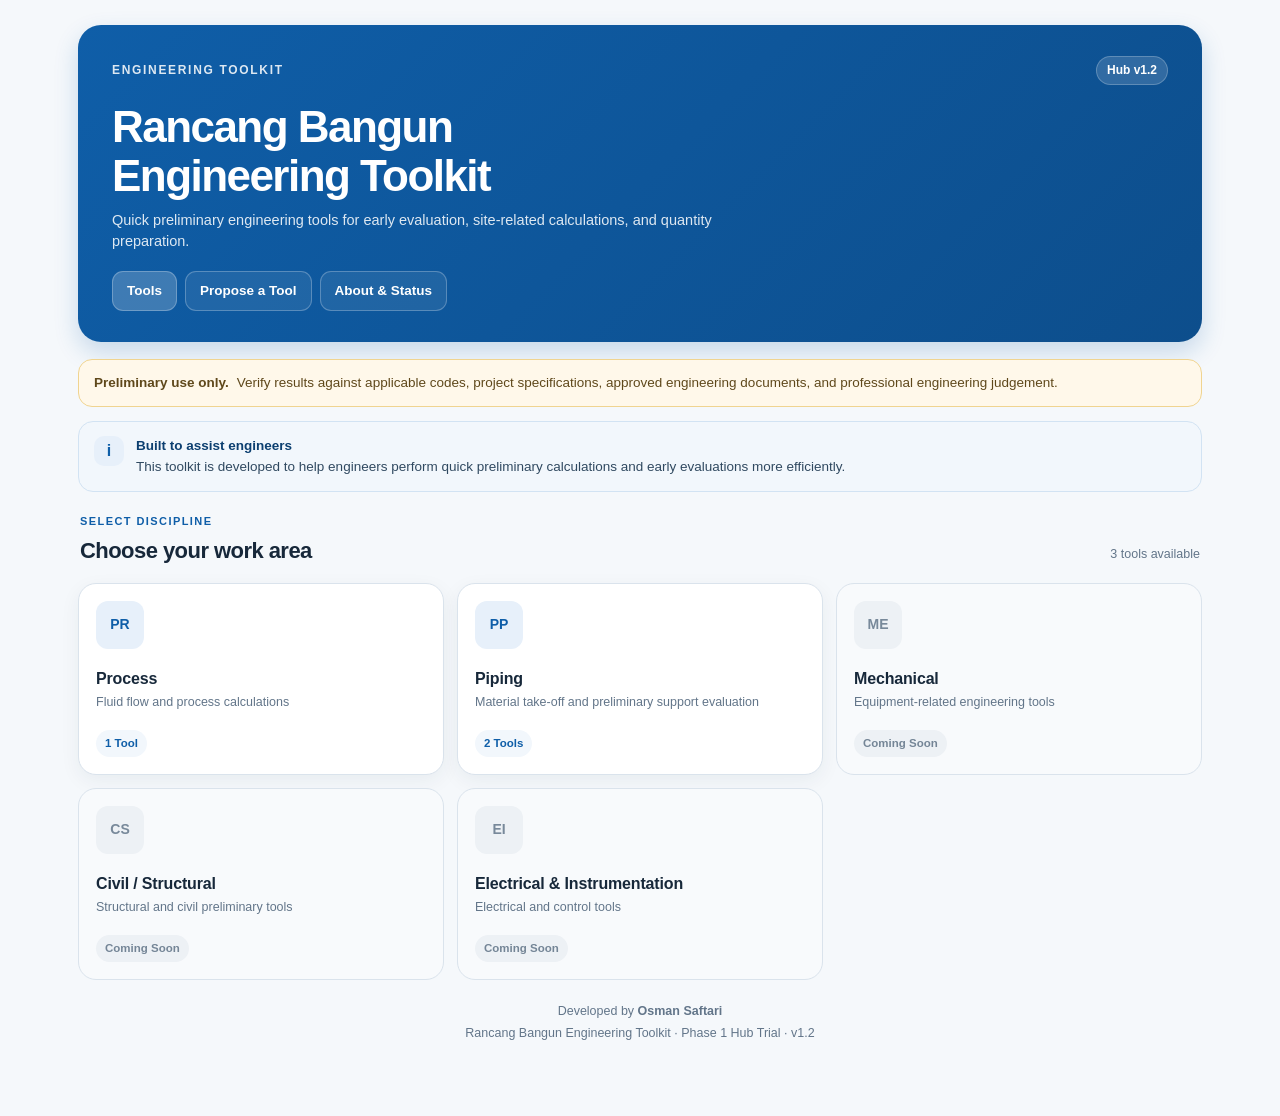
<file: index.html>
<!DOCTYPE html>
<html lang="en">
<head>
  <meta charset="UTF-8">
  <meta name="viewport" content="width=device-width, initial-scale=1.0, viewport-fit=cover">
  <meta name="theme-color" content="#0f5ea8">
  <meta name="description" content="Rancang Bangun Engineering Toolkit — quick preliminary engineering tools for engineers.">
  <title>Rancang Bangun Engineering Toolkit</title>
  <link rel="manifest" href="./manifest.webmanifest">
  <link rel="icon" href="./icons/icon-192.png">
  <link rel="apple-touch-icon" href="./icons/icon-192.png">
  <link rel="stylesheet" href="./assets/css/styles.css?v=1.2.0">
</head>
<body>
  <main class="app-shell">
    <header class="hero" aria-label="Application header">
      <div class="hero-top">
        <span class="eyebrow">ENGINEERING TOOLKIT</span>
        <span class="badge">Hub v1.2</span>
      </div>
      <div>
        <h1>Rancang Bangun<br>Engineering Toolkit</h1>
        <p class="hero-subtitle">Quick preliminary engineering tools for early evaluation, site-related calculations, and quantity preparation.</p>
      </div>
      <nav class="top-nav" aria-label="Application navigation">
        <a class="nav-link active" href="./index.html" aria-current="page">Tools</a>
        <a class="nav-link" href="./propose.html">Propose a Tool</a>
        <a class="nav-link" href="./about.html">About &amp; Status</a>
      </nav>
    </header>

    <section class="notice" aria-label="Usage limitation">
      <strong>Preliminary use only.</strong>
      <span>Verify results against applicable codes, project specifications, approved engineering documents, and professional engineering judgement.</span>
    </section>

    <section class="developer-message" aria-label="Developer message">
      <span class="message-mark" aria-hidden="true">i</span>
      <div>
        <strong>Built to assist engineers</strong>
        <p>This toolkit is developed to help engineers perform quick preliminary calculations and early evaluations more efficiently.</p>
      </div>
    </section>

    <section class="view active" id="disciplines-view" aria-labelledby="disciplines-title">
      <div class="section-heading">
        <div>
          <p class="step">SELECT DISCIPLINE</p>
          <h2 id="disciplines-title">Choose your work area</h2>
        </div>
        <span class="available-count">3 tools available</span>
      </div>

      <div class="discipline-grid">
        <button class="discipline-card available" data-open-discipline="process" type="button">
          <span class="discipline-icon">PR</span>
          <span class="discipline-body">
            <strong>Process</strong>
            <span>Fluid flow and process calculations</span>
          </span>
          <span class="tool-chip">1 Tool</span>
        </button>

        <button class="discipline-card available" data-open-discipline="piping" type="button">
          <span class="discipline-icon">PP</span>
          <span class="discipline-body">
            <strong>Piping</strong>
            <span>Material take-off and preliminary support evaluation</span>
          </span>
          <span class="tool-chip">2 Tools</span>
        </button>

        <article class="discipline-card disabled" aria-label="Mechanical tools coming soon">
          <span class="discipline-icon muted">ME</span>
          <span class="discipline-body">
            <strong>Mechanical</strong>
            <span>Equipment-related engineering tools</span>
          </span>
          <span class="tool-chip muted">Coming Soon</span>
        </article>

        <article class="discipline-card disabled" aria-label="Civil and structural tools coming soon">
          <span class="discipline-icon muted">CS</span>
          <span class="discipline-body">
            <strong>Civil / Structural</strong>
            <span>Structural and civil preliminary tools</span>
          </span>
          <span class="tool-chip muted">Coming Soon</span>
        </article>

        <article class="discipline-card disabled" aria-label="Electrical and instrumentation tools coming soon">
          <span class="discipline-icon muted">EI</span>
          <span class="discipline-body">
            <strong>Electrical &amp; Instrumentation</strong>
            <span>Electrical and control tools</span>
          </span>
          <span class="tool-chip muted">Coming Soon</span>
        </article>
      </div>
    </section>

    <section class="view" id="tools-view" aria-labelledby="tools-title">
      <button class="back-button" id="back-button" type="button" aria-label="Back to disciplines">
        <span aria-hidden="true">←</span> Back to Disciplines
      </button>
      <div class="section-heading tools-heading">
        <div>
          <p class="step" id="tools-eyebrow">DISCIPLINE</p>
          <h2 id="tools-title">Tools</h2>
          <p class="section-copy" id="tools-description"></p>
        </div>
      </div>
      <div id="tool-cards" class="tool-list" aria-live="polite"></div>
      <aside class="module-note">
        <strong>Phase 1 Hub Trial:</strong>
        Each tool currently opens its existing standalone application. Calculation logic and trial application files are not modified by this Hub.
      </aside>
    </section>

    <footer class="footer">
      <p>Developed by <strong>Osman Saftari</strong></p>
      <p>Rancang Bangun Engineering Toolkit · Phase 1 Hub Trial · v1.2</p>
    </footer>
  </main>

  <div class="install-prompt hidden" id="install-prompt" role="dialog" aria-label="Install application">
    <div>
      <strong>Install this app</strong>
      <span>One hub for engineering tools</span>
    </div>
    <button id="install-button" type="button">Install</button>
    <button class="dismiss" id="dismiss-install" type="button" aria-label="Dismiss">×</button>
  </div>

  <div class="update-toast hidden" id="update-toast" role="alert">
    <div>
      <strong>New version available</strong>
      <span>An updated version of the Toolkit Hub is ready.</span>
    </div>
    <button id="apply-update" type="button">Update now</button>
  </div>
  <div class="status-toast hidden" id="status-toast" role="status"></div>
  <script src="./assets/js/app.js?v=1.2.0" defer></script>
</body>
</html>
</file>
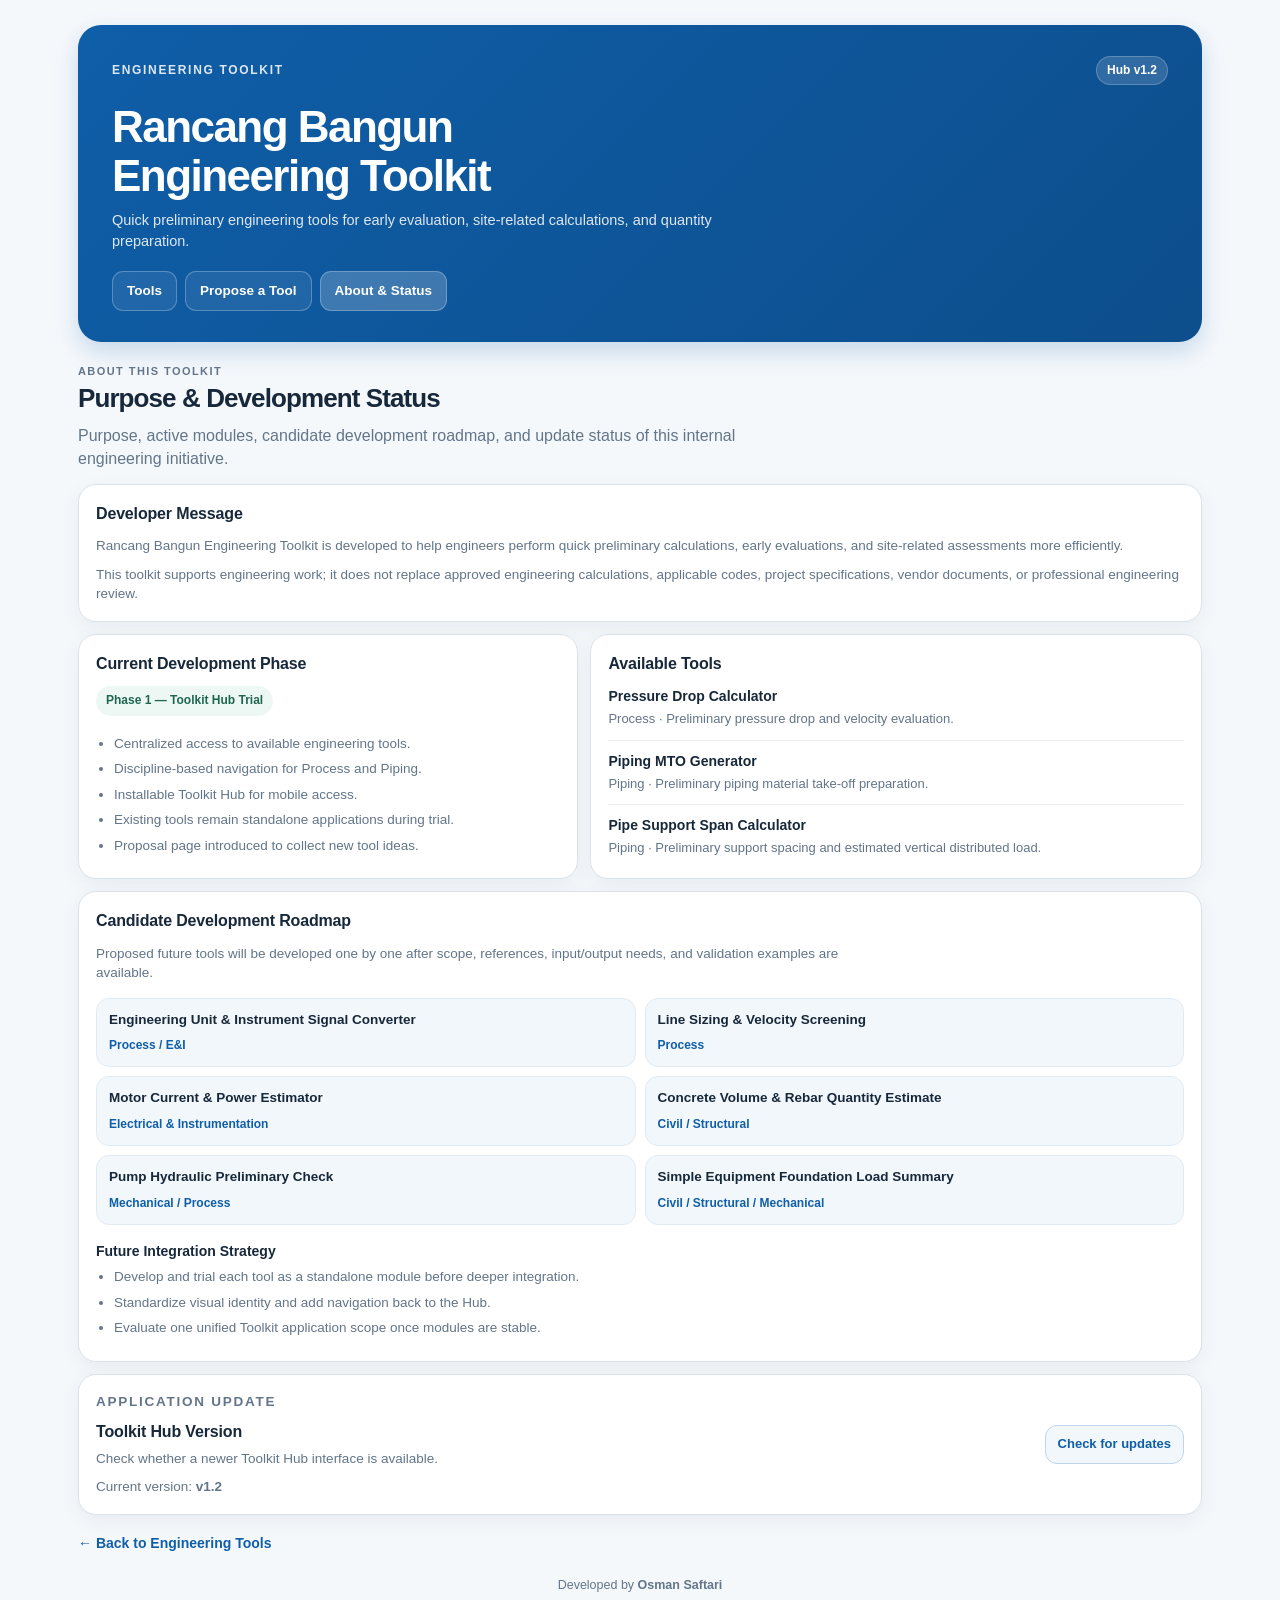
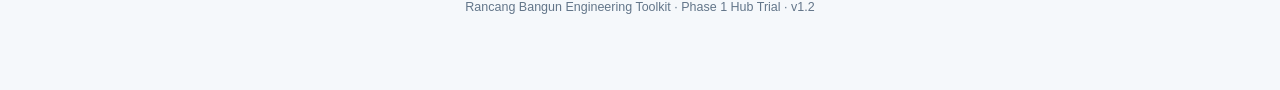
<file: about.html>
<!DOCTYPE html>
<html lang="en">
<head>
  <meta charset="UTF-8">
  <meta name="viewport" content="width=device-width, initial-scale=1.0, viewport-fit=cover">
  <meta name="theme-color" content="#0f5ea8">
  <meta name="description" content="About and development status of Rancang Bangun Engineering Toolkit.">
  <title>About & Status | Rancang Bangun Engineering Toolkit</title>
  <link rel="manifest" href="./manifest.webmanifest">
  <link rel="icon" href="./icons/icon-192.png">
  <link rel="apple-touch-icon" href="./icons/icon-192.png">
  <link rel="stylesheet" href="./assets/css/styles.css?v=1.2.0">
</head>
<body>
  <main class="app-shell">
    <header class="hero" aria-label="Application header">
      <div class="hero-top"><span class="eyebrow">ENGINEERING TOOLKIT</span><span class="badge">Hub v1.2</span></div>
      <div>
        <h1>Rancang Bangun<br>Engineering Toolkit</h1>
        <p class="hero-subtitle">Quick preliminary engineering tools for early evaluation, site-related calculations, and quantity preparation.</p>
      </div>
      <nav class="top-nav" aria-label="Application navigation">
        <a class="nav-link" href="./index.html">Tools</a>
        <a class="nav-link" href="./propose.html">Propose a Tool</a>
        <a class="nav-link active" href="./about.html" aria-current="page">About &amp; Status</a>
      </nav>
    </header>

    <div class="page-title">
      <p class="step">ABOUT THIS TOOLKIT</p>
      <h2>Purpose &amp; Development Status</h2>
      <p>Purpose, active modules, candidate development roadmap, and update status of this internal engineering initiative.</p>
    </div>

    <section class="status-layout" aria-label="Development status content">
      <article class="info-card span-all">
        <h3>Developer Message</h3>
        <p>Rancang Bangun Engineering Toolkit is developed to help engineers perform quick preliminary calculations, early evaluations, and site-related assessments more efficiently.</p>
        <p>This toolkit supports engineering work; it does not replace approved engineering calculations, applicable codes, project specifications, vendor documents, or professional engineering review.</p>
      </article>

      <article class="info-card">
        <h3>Current Development Phase</h3>
        <span class="phase-badge">Phase 1 — Toolkit Hub Trial</span>
        <ul class="status-list">
          <li>Centralized access to available engineering tools.</li>
          <li>Discipline-based navigation for Process and Piping.</li>
          <li>Installable Toolkit Hub for mobile access.</li>
          <li>Existing tools remain standalone applications during trial.</li>
          <li>Proposal page introduced to collect new tool ideas.</li>
        </ul>
      </article>

      <article class="info-card available-tools">
        <h3>Available Tools</h3>
        <div class="tool-row"><strong>Pressure Drop Calculator</strong><span>Process · Preliminary pressure drop and velocity evaluation.</span></div>
        <div class="tool-row"><strong>Piping MTO Generator</strong><span>Piping · Preliminary piping material take-off preparation.</span></div>
        <div class="tool-row"><strong>Pipe Support Span Calculator</strong><span>Piping · Preliminary support spacing and estimated vertical distributed load.</span></div>
      </article>

      <article class="info-card span-all">
        <h3>Candidate Development Roadmap</h3>
        <p class="card-intro">Proposed future tools will be developed one by one after scope, references, input/output needs, and validation examples are available.</p>
        <div class="roadmap-grid">
          <div class="roadmap-item"><strong>Engineering Unit &amp; Instrument Signal Converter</strong><span>Process / E&amp;I</span></div>
          <div class="roadmap-item"><strong>Line Sizing &amp; Velocity Screening</strong><span>Process</span></div>
          <div class="roadmap-item"><strong>Motor Current &amp; Power Estimator</strong><span>Electrical &amp; Instrumentation</span></div>
          <div class="roadmap-item"><strong>Concrete Volume &amp; Rebar Quantity Estimate</strong><span>Civil / Structural</span></div>
          <div class="roadmap-item"><strong>Pump Hydraulic Preliminary Check</strong><span>Mechanical / Process</span></div>
          <div class="roadmap-item"><strong>Simple Equipment Foundation Load Summary</strong><span>Civil / Structural / Mechanical</span></div>
        </div>
        <div class="phase-block compact">
          <strong>Future Integration Strategy</strong>
          <ul class="roadmap-list">
            <li>Develop and trial each tool as a standalone module before deeper integration.</li>
            <li>Standardize visual identity and add navigation back to the Hub.</li>
            <li>Evaluate one unified Toolkit application scope once modules are stable.</li>
          </ul>
        </div>
      </article>

      <article class="info-card span-all update-panel">
        <div>
          <p class="step">APPLICATION UPDATE</p>
          <h3>Toolkit Hub Version</h3>
          <p>Check whether a newer Toolkit Hub interface is available.</p>
          <p class="version-label">Current version: <strong>v1.2</strong></p>
        </div>
        <button class="secondary-button" id="check-update" type="button">Check for updates</button>
      </article>
    </section>

    <a class="return-link" href="./index.html">← Back to Engineering Tools</a>
    <footer class="footer"><p>Developed by <strong>Osman Saftari</strong></p><p>Rancang Bangun Engineering Toolkit · Phase 1 Hub Trial · v1.2</p></footer>
  </main>
  <div class="update-toast hidden" id="update-toast" role="alert"><div><strong>New version available</strong><span>An updated version of the Toolkit Hub is ready.</span></div><button id="apply-update" type="button">Update now</button></div>
  <div class="status-toast hidden" id="status-toast" role="status"></div>
  <script src="./assets/js/about.js?v=1.2.0" defer></script>
</body>
</html>
</file>
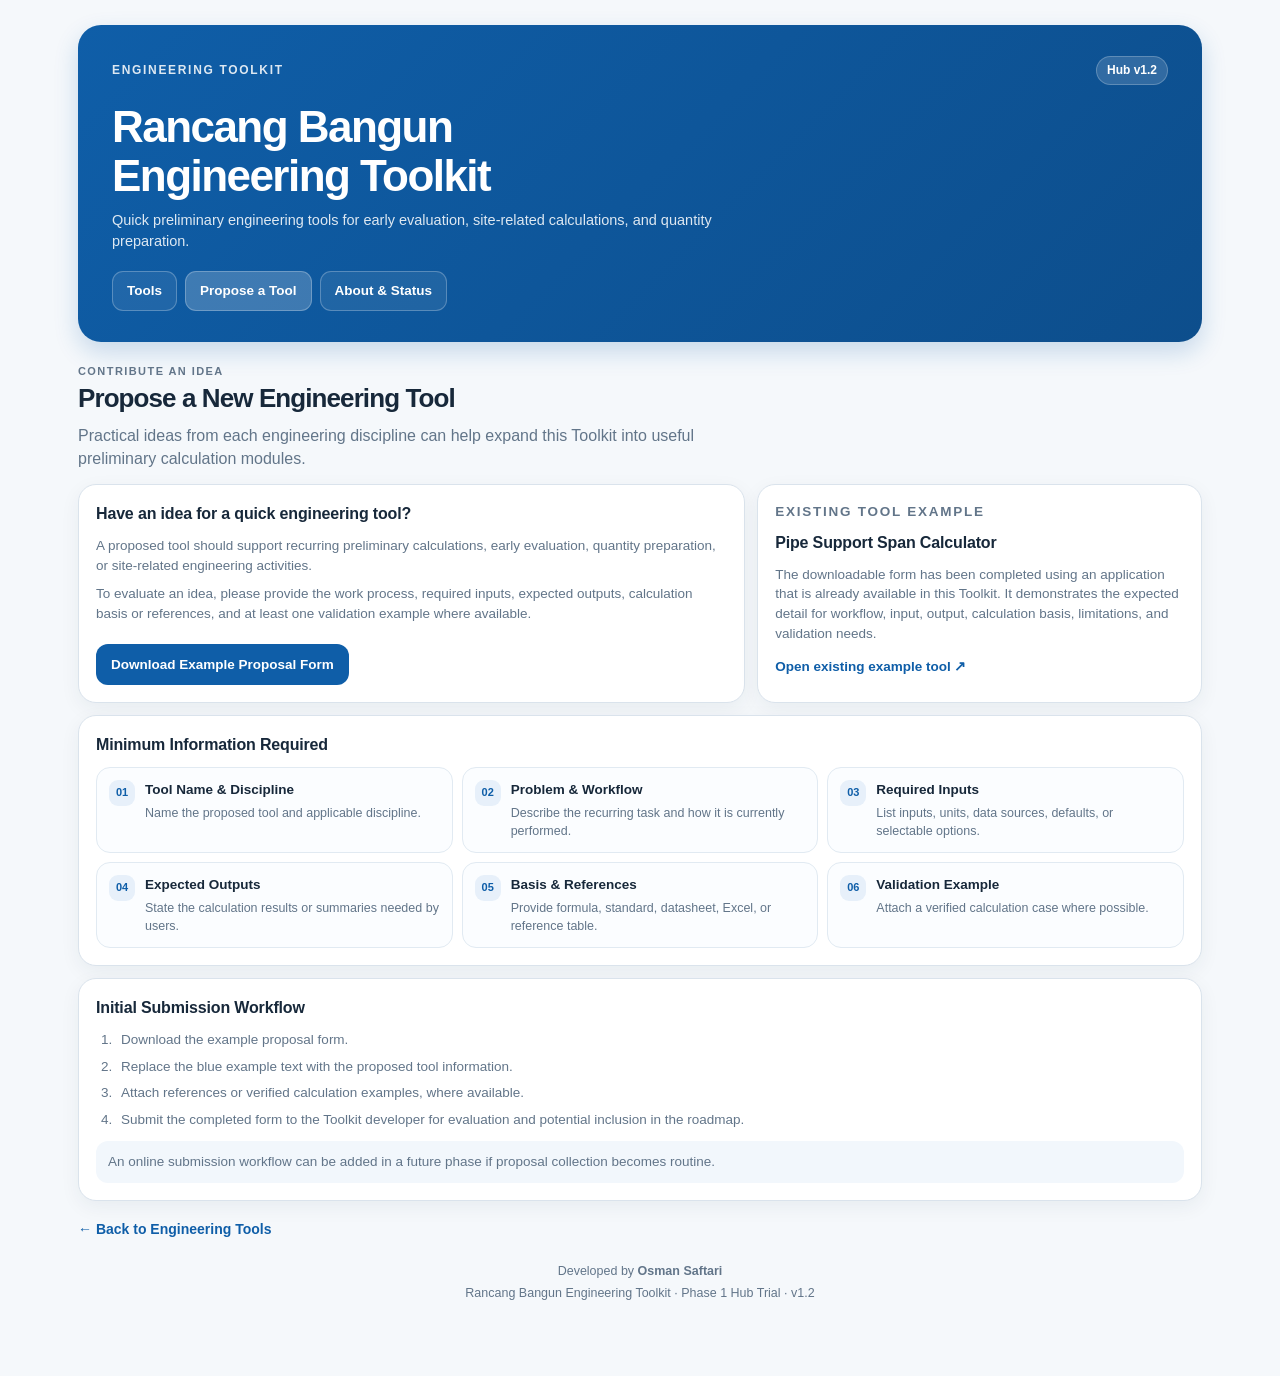
<file: propose.html>
<!DOCTYPE html>
<html lang="en">
<head>
  <meta charset="UTF-8">
  <meta name="viewport" content="width=device-width, initial-scale=1.0, viewport-fit=cover">
  <meta name="theme-color" content="#0f5ea8">
  <meta name="description" content="Propose a new engineering tool for Rancang Bangun Engineering Toolkit.">
  <title>Propose a Tool | Rancang Bangun Engineering Toolkit</title>
  <link rel="manifest" href="./manifest.webmanifest">
  <link rel="icon" href="./icons/icon-192.png">
  <link rel="apple-touch-icon" href="./icons/icon-192.png">
  <link rel="stylesheet" href="./assets/css/styles.css?v=1.2.0">
</head>
<body>
  <main class="app-shell">
    <header class="hero" aria-label="Application header">
      <div class="hero-top"><span class="eyebrow">ENGINEERING TOOLKIT</span><span class="badge">Hub v1.2</span></div>
      <div>
        <h1>Rancang Bangun<br>Engineering Toolkit</h1>
        <p class="hero-subtitle">Quick preliminary engineering tools for early evaluation, site-related calculations, and quantity preparation.</p>
      </div>
      <nav class="top-nav" aria-label="Application navigation">
        <a class="nav-link" href="./index.html">Tools</a>
        <a class="nav-link active" href="./propose.html" aria-current="page">Propose a Tool</a>
        <a class="nav-link" href="./about.html">About &amp; Status</a>
      </nav>
    </header>

    <div class="page-title">
      <p class="step">CONTRIBUTE AN IDEA</p>
      <h2>Propose a New Engineering Tool</h2>
      <p>Practical ideas from each engineering discipline can help expand this Toolkit into useful preliminary calculation modules.</p>
    </div>

    <section class="proposal-layout" aria-label="Tool proposal information">
      <article class="info-card proposal-hero">
        <h3>Have an idea for a quick engineering tool?</h3>
        <p>A proposed tool should support recurring preliminary calculations, early evaluation, quantity preparation, or site-related engineering activities.</p>
        <p>To evaluate an idea, please provide the work process, required inputs, expected outputs, calculation basis or references, and at least one validation example where available.</p>
        <a class="primary-button" href="./downloads/Form_Usulan_Pengembangan_Aplikasi_Engineering_Toolkit_Contoh_Pipe_Support_Span.docx" download>Download Example Proposal Form</a>
      </article>

      <article class="info-card example-card">
        <p class="step">EXISTING TOOL EXAMPLE</p>
        <h3>Pipe Support Span Calculator</h3>
        <p>The downloadable form has been completed using an application that is already available in this Toolkit. It demonstrates the expected detail for workflow, input, output, calculation basis, limitations, and validation needs.</p>
        <a class="inline-link" href="https://osaftari-source.github.io/Pipe-Support-Span/" target="_blank" rel="noopener noreferrer">Open existing example tool ↗</a>
      </article>

      <article class="info-card span-all">
        <h3>Minimum Information Required</h3>
        <div class="requirements-grid">
          <div class="requirement"><span>01</span><strong>Tool Name &amp; Discipline</strong><p>Name the proposed tool and applicable discipline.</p></div>
          <div class="requirement"><span>02</span><strong>Problem &amp; Workflow</strong><p>Describe the recurring task and how it is currently performed.</p></div>
          <div class="requirement"><span>03</span><strong>Required Inputs</strong><p>List inputs, units, data sources, defaults, or selectable options.</p></div>
          <div class="requirement"><span>04</span><strong>Expected Outputs</strong><p>State the calculation results or summaries needed by users.</p></div>
          <div class="requirement"><span>05</span><strong>Basis &amp; References</strong><p>Provide formula, standard, datasheet, Excel, or reference table.</p></div>
          <div class="requirement"><span>06</span><strong>Validation Example</strong><p>Attach a verified calculation case where possible.</p></div>
        </div>
      </article>

      <article class="info-card span-all submission-note">
        <h3>Initial Submission Workflow</h3>
        <ol class="numbered-list">
          <li>Download the example proposal form.</li>
          <li>Replace the blue example text with the proposed tool information.</li>
          <li>Attach references or verified calculation examples, where available.</li>
          <li>Submit the completed form to the Toolkit developer for evaluation and potential inclusion in the roadmap.</li>
        </ol>
        <p class="micro-note">An online submission workflow can be added in a future phase if proposal collection becomes routine.</p>
      </article>
    </section>
    <a class="return-link" href="./index.html">← Back to Engineering Tools</a>
    <footer class="footer"><p>Developed by <strong>Osman Saftari</strong></p><p>Rancang Bangun Engineering Toolkit · Phase 1 Hub Trial · v1.2</p></footer>
  </main>
  <script src="./assets/js/propose.js?v=1.2.0" defer></script>
</body>
</html>
</file>
<file: assets/css/styles.css>
/* Rancang Bangun Engineering Toolkit Hub v1.2 — Responsive Layout & About Status Page */
:root {
  --blue-950: #082d52;
  --blue-900: #0c3f70;
  --blue-800: #0f5ea8;
  --blue-700: #176fbe;
  --blue-100: #e7f0fa;
  --blue-050: #f2f7fc;
  --text: #17283a;
  --muted: #627589;
  --border: #dae3ec;
  --card: #ffffff;
  --canvas: #f5f8fb;
  --warning-bg: #fff8ea;
  --warning-border: #f0d490;
  --warning-text: #5f481b;
  --success-bg: #edf8f4;
  --success-text: #1f6650;
  --shadow: 0 6px 20px rgba(20, 46, 72, 0.06);
  --radius: 18px;
}
* { box-sizing: border-box; }
html { -webkit-text-size-adjust: 100%; scroll-behavior: smooth; }
body {
  margin: 0;
  min-height: 100vh;
  background: var(--canvas);
  color: var(--text);
  font-family: Inter, "Segoe UI", Roboto, Arial, sans-serif;
  line-height: 1.45;
}
button, a { font: inherit; -webkit-tap-highlight-color: transparent; }
button { cursor: pointer; }
a { color: inherit; }
.app-shell {
  max-width: 1180px;
  margin: 0 auto;
  padding: 18px 16px 106px;
}
.hero {
  padding: 22px 20px 23px;
  border-radius: 23px;
  background: linear-gradient(135deg, var(--blue-800) 0%, #0d4e8c 100%);
  color: #fff;
  box-shadow: 0 10px 25px rgba(15, 94, 168, 0.2);
}
.hero-top {
  display: flex;
  justify-content: space-between;
  gap: 10px;
  align-items: center;
  margin-bottom: 18px;
}
.eyebrow {
  font-weight: 700;
  font-size: 12px;
  letter-spacing: 0.14em;
  opacity: .86;
}
.badge {
  font-size: 12px;
  font-weight: 700;
  padding: 5px 10px;
  border-radius: 99px;
  background: rgba(255, 255, 255, .15);
  border: 1px solid rgba(255, 255, 255, .22);
}
.hero h1 {
  margin: 0 0 9px;
  font-size: clamp(29px, 7vw, 40px);
  line-height: 1.11;
  letter-spacing: -0.035em;
}
.hero-subtitle {
  max-width: 650px;
  margin: 0;
  color: rgba(255, 255, 255, .86);
  font-size: 14.5px;
}
.top-nav {
  display: flex;
  gap: 8px;
  margin-top: 19px;
}
.nav-link {
  display: inline-flex;
  min-height: 40px;
  align-items: center;
  border-radius: 11px;
  padding: 8px 14px;
  color: #fff;
  text-decoration: none;
  font-size: 13.5px;
  font-weight: 650;
  border: 1px solid rgba(255,255,255,.25);
  background: rgba(255,255,255,.08);
}
.nav-link.active, .nav-link:hover {
  background: rgba(255,255,255,.20);
}
.notice {
  display: flex;
  flex-direction: column;
  gap: 4px;
  margin: 14px 0 14px;
  padding: 13px 15px;
  border-radius: 14px;
  border: 1px solid var(--warning-border);
  background: var(--warning-bg);
  color: var(--warning-text);
  font-size: 13.5px;
}
.notice strong { font-size: 13.5px; }
.developer-message {
  display: flex;
  gap: 12px;
  margin: 0 0 22px;
  padding: 14px 15px;
  border-radius: 15px;
  border: 1px solid #d2e3f3;
  background: var(--blue-050);
  color: #304960;
}
.message-mark {
  flex: 0 0 auto;
  display: grid;
  place-items: center;
  height: 30px;
  width: 30px;
  border-radius: 10px;
  background: var(--blue-100);
  color: var(--blue-800);
  font-weight: 750;
}
.developer-message p {
  margin: 2px 0 0;
  font-size: 13.5px;
}
.developer-message strong { display: block; font-size: 13.5px; color: var(--blue-900); }
.view { display: none; }
.view.active { display: block; animation: rise .18s ease-out; }
@keyframes rise { from { opacity: 0; transform: translateY(5px); } to { opacity: 1; transform: none; } }
.section-heading {
  display: flex;
  align-items: flex-end;
  justify-content: space-between;
  gap: 12px;
  margin: 0 2px 13px;
}
.step {
  margin: 0 0 5px;
  font-size: 11px;
  font-weight: 750;
  letter-spacing: .13em;
  color: var(--blue-800);
}
.section-heading h2 {
  margin: 0;
  font-size: 22px;
  letter-spacing: -.025em;
}
.available-count {
  white-space: nowrap;
  color: var(--muted);
  font-size: 12.5px;
  padding-bottom: 3px;
}
.discipline-grid {
  display: grid;
  gap: 10px;
}
.discipline-card {
  display: grid;
  grid-template-columns: 44px minmax(0, 1fr) auto;
  align-items: center;
  text-align: left;
  width: 100%;
  min-height: 86px;
  padding: 14px 13px;
  gap: 12px;
  border-radius: var(--radius);
  border: 1px solid var(--border);
  background: var(--card);
  box-shadow: var(--shadow);
  color: var(--text);
}
button.discipline-card {
  transition: border-color .16s ease, transform .16s ease, box-shadow .16s ease;
}
button.discipline-card:hover, button.discipline-card:focus-visible {
  border-color: #9bc1e7;
  box-shadow: 0 8px 22px rgba(15, 94, 168, .11);
  outline: none;
}
button.discipline-card:active { transform: scale(.988); }
.discipline-card.disabled { box-shadow: none; background: #f8fafc; }
.discipline-icon {
  display: grid;
  place-items: center;
  height: 44px;
  border-radius: 12px;
  background: var(--blue-100);
  color: var(--blue-800);
  font-size: 14px;
  font-weight: 750;
}
.discipline-icon.muted { background: #edf1f5; color: #78899a; }
.discipline-body {
  display: flex;
  min-width: 0;
  flex-direction: column;
  gap: 3px;
}
.discipline-body strong {
  font-size: 16px;
  letter-spacing: -.01em;
}
.discipline-body span {
  color: var(--muted);
  font-size: 12.5px;
}
.tool-chip {
  color: var(--blue-800);
  background: var(--blue-050);
  border-radius: 999px;
  padding: 5px 9px;
  font-size: 11.5px;
  font-weight: 700;
  white-space: nowrap;
}
.tool-chip.muted { color: #748596; background: #edf1f5; }
.back-button {
  display: inline-flex;
  align-items: center;
  gap: 7px;
  border: 0;
  padding: 4px 0 16px;
  background: transparent;
  color: var(--blue-800);
  font-weight: 650;
  font-size: 14px;
}
.tools-heading { margin-bottom: 15px; align-items: start; }
.section-copy {
  margin: 5px 0 0;
  color: var(--muted);
  font-size: 13.5px;
}
.tool-list { display: grid; gap: 11px; }
.tool-card {
  display: block;
  padding: 16px 16px 15px;
  border-radius: var(--radius);
  border: 1px solid var(--border);
  background: #fff;
  box-shadow: var(--shadow);
  text-decoration: none;
  color: var(--text);
  transition: border-color .16s ease, transform .16s ease, box-shadow .16s ease;
}
.tool-card:hover, .tool-card:focus-visible {
  border-color: #9bc1e7;
  box-shadow: 0 8px 22px rgba(15, 94, 168, .11);
  outline: none;
}
.tool-card:active { transform: scale(.99); }
.tool-card-top {
  display: flex;
  justify-content: space-between;
  gap: 10px;
  margin-bottom: 7px;
}
.tool-card h3 { margin: 0; font-size: 16.5px; letter-spacing: -.015em; }
.open-label {
  white-space: nowrap;
  color: var(--blue-800);
  font-size: 12.5px;
  font-weight: 650;
}
.tool-card p { margin: 0 0 10px; color: var(--muted); font-size: 13.5px; }
.tags { display: flex; gap: 6px; flex-wrap: wrap; }
.tag {
  background: var(--blue-050);
  color: var(--blue-800);
  font-size: 11.5px;
  font-weight: 650;
  padding: 4px 8px;
  border-radius: 999px;
}
.module-note {
  margin-top: 14px;
  border-radius: 14px;
  background: var(--blue-050);
  color: #314b65;
  padding: 12px 14px;
  font-size: 13px;
}
.home-lower {
  display: grid;
  gap: 12px;
  margin-top: 22px;
}
.about-link-card, .update-card {
  display: flex;
  justify-content: space-between;
  align-items: center;
  gap: 13px;
  background: #fff;
  border: 1px solid var(--border);
  border-radius: var(--radius);
  box-shadow: var(--shadow);
  padding: 15px;
}
.about-link-card { text-decoration: none; }
.about-link-card:hover { border-color: #9bc1e7; }
.about-link-card p, .update-text {
  color: var(--muted);
  margin: 0 0 4px;
  font-size: 13px;
}
.arrow-link { color: var(--blue-800); font-weight: 750; font-size: 20px; }
.version-label { margin: 0; font-size: 12px; color: var(--muted); }
.secondary-button {
  flex: 0 0 auto;
  border: 1px solid #bfd5eb;
  border-radius: 12px;
  padding: 9px 12px;
  background: var(--blue-050);
  color: var(--blue-800);
  font-weight: 650;
  font-size: 13px;
}
.secondary-button:disabled { opacity: .6; cursor: default; }
.footer {
  margin-top: 22px;
  padding: 0 6px;
  text-align: center;
  color: var(--muted);
  font-size: 12.5px;
}
.footer p { margin: 4px 0; }
.page-title {
  margin: 22px 0 14px;
}
.page-title h2 {
  margin: 0 0 6px;
  font-size: 26px;
  letter-spacing: -.035em;
}
.page-title p {
  margin: 0;
  max-width: 680px;
  color: var(--muted);
}
.status-layout {
  display: grid;
  gap: 12px;
}
.info-card {
  border: 1px solid var(--border);
  border-radius: var(--radius);
  background: #fff;
  box-shadow: var(--shadow);
  padding: 17px;
}
.info-card h3 {
  margin: 0 0 11px;
  font-size: 16px;
  letter-spacing: -.01em;
}
.info-card p {
  color: var(--muted);
  font-size: 13.5px;
  margin: 0 0 9px;
}
.info-card p:last-child { margin-bottom: 0; }
.phase-badge {
  display: inline-flex;
  border-radius: 999px;
  padding: 6px 10px;
  background: var(--success-bg);
  color: var(--success-text);
  font-size: 12px;
  font-weight: 700;
  margin-bottom: 12px;
}
.status-list, .roadmap-list {
  margin: 0;
  padding-left: 18px;
  color: var(--muted);
  font-size: 13.5px;
}
.status-list li, .roadmap-list li { margin: 6px 0; }
.phase-block + .phase-block {
  border-top: 1px solid var(--border);
  padding-top: 13px;
  margin-top: 13px;
}
.phase-block strong {
  display: block;
  margin-bottom: 6px;
  color: var(--text);
  font-size: 14px;
}
.available-tools .tool-row {
  padding: 10px 0;
  border-bottom: 1px solid #edf1f5;
}
.available-tools .tool-row:last-child { border: 0; padding-bottom: 0; }
.available-tools .tool-row:first-of-type { padding-top: 0; }
.tool-row strong { display: block; font-size: 14px; }
.tool-row span { color: var(--muted); font-size: 13px; }
.return-link {
  display: inline-flex;
  align-items: center;
  gap: 7px;
  margin-top: 18px;
  color: var(--blue-800);
  font-weight: 650;
  font-size: 14px;
  text-decoration: none;
}
.install-prompt, .update-toast {
  position: fixed;
  z-index: 10;
  left: max(16px, calc((100vw - 588px)/2));
  right: max(16px, calc((100vw - 588px)/2));
  bottom: 18px;
  display: flex;
  align-items: center;
  gap: 10px;
  background: #fff;
  padding: 12px 12px 12px 14px;
  border: 1px solid var(--border);
  border-radius: 17px;
  box-shadow: 0 12px 32px rgba(19, 40, 62, .16);
}
.install-prompt div, .update-toast div { display: flex; min-width: 0; flex: 1; flex-direction: column; }
.install-prompt span, .update-toast span { font-size: 12px; color: var(--muted); }
.install-prompt button:not(.dismiss), .update-toast button {
  border: 0;
  border-radius: 11px;
  background: var(--blue-800);
  color: white;
  padding: 9px 12px;
  font-size: 13px;
  font-weight: 650;
}
.dismiss {
  border: 0;
  background: transparent;
  color: #708295;
  font-size: 22px;
  line-height: 1;
  padding: 4px 2px;
}
.status-toast {
  position: fixed;
  left: 50%;
  transform: translateX(-50%);
  bottom: 22px;
  background: #24384b;
  color: #fff;
  border-radius: 999px;
  padding: 10px 15px;
  font-size: 13px;
  z-index: 20;
  box-shadow: 0 8px 25px rgba(0,0,0,.16);
}
.hidden { display: none !important; }
@media (min-width: 700px) {
  .app-shell { padding: 25px 28px 70px; }
  .hero { padding: 28px 30px; }
  .hero h1 { max-width: 720px; }
  .notice {
    flex-direction: row;
    gap: 8px;
    align-items: baseline;
    margin-top: 17px;
  }
  .discipline-grid { grid-template-columns: repeat(2, minmax(0, 1fr)); }
  .tool-list { grid-template-columns: repeat(2, minmax(0, 1fr)); }
  .home-lower { grid-template-columns: 1fr 1fr; }
  .status-layout { grid-template-columns: repeat(2, minmax(0, 1fr)); }
  .info-card.span-all { grid-column: 1 / -1; }
}
@media (min-width: 980px) {
  .hero {
    padding: 31px 34px;
    min-height: 242px;
    display: flex;
    flex-direction: column;
    justify-content: space-between;
  }
  .hero h1 { font-size: 44px; }
  .main-grid {
    display: grid;
    grid-template-columns: minmax(0, 1fr);
  }
  .discipline-grid { grid-template-columns: repeat(3, minmax(0, 1fr)); gap: 13px; }
  .discipline-card {
    min-height: 142px;
    align-content: start;
    grid-template-columns: 48px minmax(0, 1fr);
    padding: 17px;
  }
  .discipline-icon { height: 48px; }
  .discipline-body { grid-column: 1 / -1; margin-top: 6px; }
  .tool-chip { grid-column: 1 / -1; justify-self: start; margin-top: 7px; }
  .section-heading { margin-bottom: 16px; }
  .status-layout { grid-template-columns: 0.9fr 1.1fr; }
}
@media (max-width: 390px) {
  .discipline-card { grid-template-columns: 40px minmax(0, 1fr); }
  .tool-chip { grid-column: 2; justify-self: start; margin-top: 3px; }
  .about-link-card, .update-card { flex-direction: column; align-items: stretch; }
  .secondary-button { width: 100%; }
}

/* Hub v1.2 — Proposal page and reorganized About page */
.card-intro { max-width: 780px; margin-bottom: 15px !important; }
.roadmap-grid { display: grid; gap: 9px; margin: 13px 0 15px; }
.roadmap-item { border-radius: 13px; border: 1px solid #e2ebf3; background: var(--blue-050); padding: 11px 12px; }
.roadmap-item strong { display: block; font-size: 13.5px; color: var(--text); margin-bottom: 3px; }
.roadmap-item span { color: var(--blue-800); font-size: 12px; font-weight: 650; }
.phase-block.compact { margin-top: 16px; }
.update-panel { display: flex; flex-direction: column; gap: 13px; }
.update-panel h3 { margin: 0 0 5px; }
.proposal-layout { display: grid; gap: 12px; }
.proposal-hero .primary-button { margin-top: 11px; }
.primary-button { display: inline-flex; align-items: center; justify-content: center; border-radius: 12px; padding: 11px 15px; text-decoration: none; color: #fff; background: var(--blue-800); font-size: 13.5px; font-weight: 700; }
.primary-button:hover { background: var(--blue-700); }
.inline-link { display: inline-flex; margin-top: 5px; color: var(--blue-800); font-weight: 650; font-size: 13.5px; text-decoration: none; }
.inline-link:hover { text-decoration: underline; }
.requirements-grid { display: grid; gap: 9px; }
.requirement { position: relative; border: 1px solid #e1eaf2; background: #fbfdff; border-radius: 14px; padding: 12px 12px 12px 48px; min-height: 84px; }
.requirement > span { position: absolute; left: 12px; top: 12px; display: grid; place-items: center; width: 26px; height: 26px; border-radius: 9px; color: var(--blue-800); background: var(--blue-100); font-size: 11px; font-weight: 750; }
.requirement strong { display: block; margin: 0 0 4px; font-size: 13.5px; }
.requirement p { margin: 0; font-size: 12.5px; }
.numbered-list { padding-left: 20px; color: var(--muted); font-size: 13.5px; margin: 0 0 12px; }
.numbered-list li { padding-left: 5px; margin: 7px 0; }
.micro-note { border-radius: 12px; background: var(--blue-050); padding: 11px 12px; margin: 0 !important; }
@media (min-width: 700px) {
  .roadmap-grid { grid-template-columns: repeat(2, minmax(0, 1fr)); }
  .requirements-grid { grid-template-columns: repeat(2, minmax(0, 1fr)); }
  .update-panel { flex-direction: row; align-items: center; justify-content: space-between; }
}
@media (min-width: 980px) {
  .proposal-layout { grid-template-columns: 1.2fr .8fr; }
  .proposal-layout .span-all { grid-column: 1 / -1; }
  .requirements-grid { grid-template-columns: repeat(3, minmax(0, 1fr)); }
}
</file>
